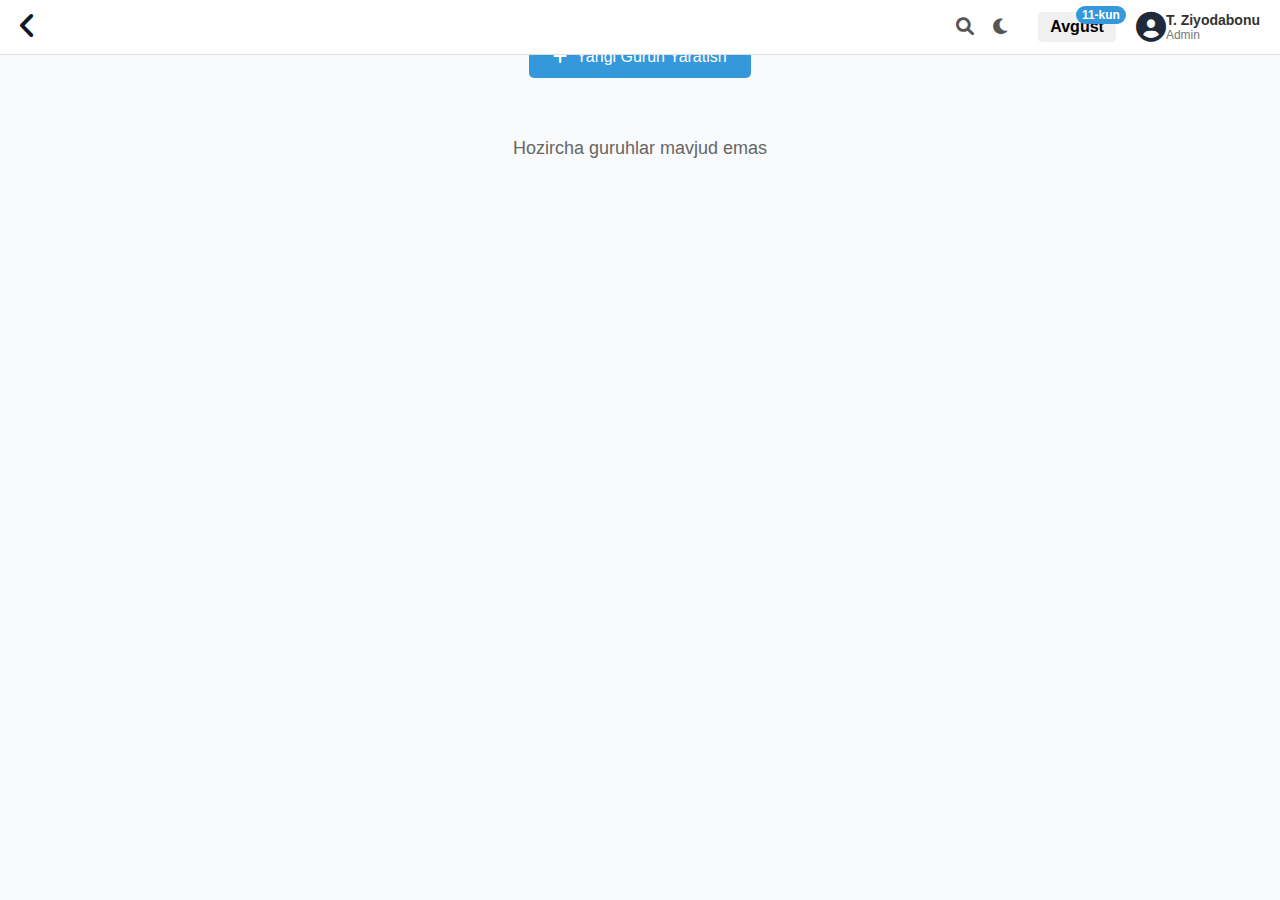
<file: guruhlar.html>
<!DOCTYPE html>
<html lang="uz">

<head>
    <meta charset="UTF-8">
    <meta name="viewport" content="width=device-width, initial-scale=1.0">
    <title>Guruhlar - Yagona IT CRM</title>
    <link rel="stylesheet" href="style.css">
    <link rel="stylesheet" href="./davomat.css">
    <link rel="stylesheet" href="./guruhlar.css">
    <link rel="stylesheet" href="https://cdnjs.cloudflare.com/ajax/libs/font-awesome/6.0.0/css/all.min.css">
</head>

<body>
    <nav class="navbar">
        <div class="home">
            <a href="index.html">
                <!-- <img src="./logo.png" alt="Yagona IT CRM Logo" class="logo"> -->
                <span class="logo-text"><i class="fa-solid fa-angle-left"></i></span>
            </a>
        </div>
        <!-- <div class="navbar-center">
            <div class="search-container">
                <button class="icon-btn" title="Search" id="searchBtn">
                    <i class="fas fa-search"></i>
                </button>
                <input type="text" id="searchInput" class="search-input" placeholder="Search..." />
            </div>
            <button class="icon-btn" title="YouTube">
                <i class="fab fa-youtube"></i>
            </button>
            <button class="icon-btn" title="Toggle Dark Mode" id="darkModeToggle">
                <i class="fas fa-moon"></i>
            </button>
        </div> -->
        <div class="navbar-right">
            <div class="search-container">
                <button class="icon-btn" title="Search" id="searchBtn">
                    <i class="fas fa-search"></i>
                </button>
                <input type="text" id="searchInput" class="search-input" placeholder="Search..." />
            </div>
            <button class="icon-btn" title="Toggle Dark Mode" id="darkModeToggle">
                <i class="fas fa-moon"></i>
            </button>
            <div class="navbar-left">
                <button class="btn-blaze">
                    Avgust <span class="badge">11-kun</span>
                </button>
            </div>
            <div class="user-profile" onclick="navigateToSettings()" style="cursor: pointer;">
                <i class="fa-solid fa-circle-user"></i>
                <div class="user-info">
                    <span class="user-name">T. Ziyodabonu</span>
                    <span class="user-role">Admin</span>
                </div>
            </div>
        </div>
    </nav>
    <div class="guruh-container">
        <div class="guruh-header">
            <button class="create-group-btn" onclick="openNewGroupModal()">
                <i class="fas fa-plus"></i> Yangi Guruh Yaratish
            </button>
        </div>

        <div id="groups-container">
            <!-- Groups will be dynamically loaded here -->
        </div>
    </div>

    <!-- New Group Modal -->
    <div id="newGroupModal" class="modal">
        <div class="modal-content">
            <span class="close" onclick="closeModal('newGroupModal')">&times;</span>
            <h3>Yangi Guruh Yaratish</h3>
            <form id="newGroupForm">
                <label>Guruh Nomi:</label>
                <input type="text" id="groupName" required>

                <label>Ustozni Tanlang:</label>
                <select id="groupTeacher" required>
                    <option value="">Ustoz tanlang...</option>
                </select>

                <button type="submit">Yaratish</button>
            </form>
        </div>
    </div>

    <!-- Add Student Modal -->
    <div id="addStudentModal" class="modal">
        <div class="modal-content">
            <span class="close" onclick="closeModal('addStudentModal')">&times;</span>
            <h3>O'quvchi Qo'shish</h3>
            <form id="addStudentForm">
                <input type="hidden" id="targetGroupId">

                <label>O'quvchini Tanlang:</label>
                <select id="studentSelect" required>
                    <option value="">O'quvchi tanlang...</option>
                </select>

                <button type="submit">Qo'shish</button>
            </form>
        </div>
    </div>

    <script src="guruhlar.js"></script>
</body>

</html>
</file>
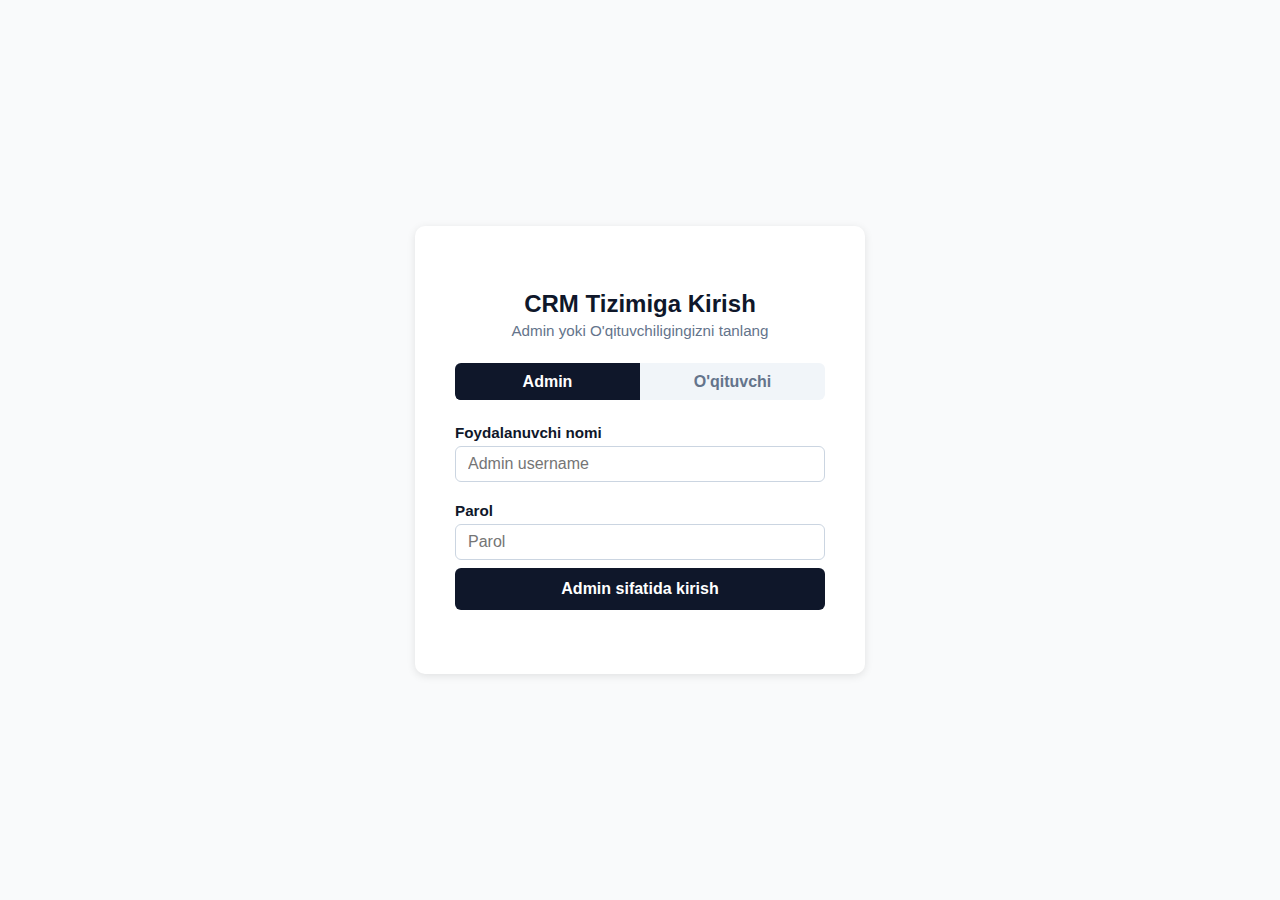
<file: login/login.html>
<!DOCTYPE html>
<html lang="en">
<head>
    <meta charset="UTF-8">
    <meta name="viewport" content="width=device-width, initial-scale=1.0">
    <title>Login</title>
    <link rel="stylesheet" href="/login/login.css">
</head>
<body>
    
    <div class="login-wrapper">
        <h2>CRM Tizimiga Kirish</h2>
        <p class="subtitle">Admin yoki O'qituvchiligingizni tanlang</p>
    
        <div class="role-toggle">
          <button class="role-btn active" id="adminBtn" type="button">Admin</button>
          <button class="role-btn" id="teacherBtn" type="button">O'qituvchi</button>
        </div>
    
        <form id="loginForm">
          <label for="username">Foydalanuvchi nomi</label>
          <input
            type="text"
            id="username"
            name="username"
            placeholder="Admin username"
            required
          />
    
          <label for="password">Parol</label>
          <input
            type="password"
            id="password"
            name="password"
            placeholder="Parol"
            required
          />
    
          <button type="submit" class="submit-btn" id="submitBtn">Admin sifatida kirish</button>
        </form>
      </div>
    

    <script src="/login/login.js"></script>
</body>
</html>
</file>
<file: style.css>
* {
    margin: 0;
    padding: 0;
    box-sizing: border-box;
}

:root {
    --primary-color: #0f172a;
    --secondary-color: #f1f5f9;
    --background-color: #f9fafb;
}

body {
    margin: 0;
    font-family: 'Inter', sans-serif;
    background-color: var(--background-color);
    height: 100vh;
    padding: 1rem;
}

.container {
    margin: 0 auto;
    max-width: 1600px;
}

.head-section {
    display: flex;
    justify-content: space-between;
    align-items: center;
    padding: 1rem;
}

.button-add-teacher {
    padding: 12px 30px;
    border-radius: 8px;
    background-color: var(--primary-color);
    color: var(--secondary-color);
    border: none;
    cursor: pointer;
    font-weight: 400;
    font-size: 16px;
}

.button-add-teacher:hover {
    background-color: #384c6c;
}

.admin-h1 {
    font-size: 30px;
    font-weight: 600;
    color: var(--primary-color);
}

.crm-card {
    display: flex;
    flex-wrap: wrap;
    justify-content: space-between;
    padding: 30px 20px;
}

.card {
    width: 350px;
    background-color: var(--secondary-color);
    padding: 30px;
    border-radius: 10px;
    border: 1px solid #384c6c10;
}

.card-header {
    display: flex;
    justify-content: space-between;
    align-items: center;
}

.card h6 {
    font-size: 24px;
    padding: 10px 0;
    font-weight: 600;
    color: #384c6c;
}

.card-body span {
    font-size: 40px;
    color: var(--primary-color);
    padding: 10px 0;
    font-weight: 700;
}

.card-footer {
    display: flex;
    justify-content: space-between;
    align-items: center;
    padding-top: 20px;
}

.card-footer p {
    font-size: 15px;
    color: #6b7280;
    font-weight: 300;
}

.tabs {
    display: flex;
    justify-content: space-around;
    background-color: var(--background-color);
    max-width: 1600px;
    margin-bottom: 15px;
}
#tolovlar{
    display: none;
    gap: 20px;
    padding: 30px 0;
}
.tab-btn {
    flex: 1;
    padding: 0.6rem 1rem;
    font-weight: 600;
    font-size: 1rem;
    border: none;
    background-color: var(--secondary-color);
    color: #64748b;
    cursor: pointer;
    transition: background-color 0.3s, color 0.3s;
    border-radius: 5px;
}

.tab-btn.active {
    background-color: var(--primary-color);
    color: white;
    font-weight: 700;
    box-shadow: inset 0 -3px 0 var(--primary-color);
}

table {
    width: 100%;
    border-collapse: collapse;
    background: white;
    overflow-x: auto;      /* Gorizontal scroll */
    overflow-y: auto; 
}

th,
td {
    padding: 10px;
}
tr{
    border: 1px solid #ddd;
}
th {
    background: #f0f0f0;
}
thead{
    border-radius: 10px 10px 0 0;
}
.table-title{
    font-size: 24px;
    font-weight: 600;
    color: var(--primary-color);
    margin-bottom: 20px;
    margin-top: 50px;
}
.actions button {
    margin-right: 5px;
    padding: 5px 10px;
    cursor: pointer;
}

.edit-btn {
    background: #007bff;
    color: white;
    border: none;
}

.delete-btn {
    background: #dc3545;
    color: white;
    border: none;
}
/* Modal styles */
#modal {
    display: none;
    position: fixed;
    top: 0;
    left: 0;
    right: 0;
    bottom: 0;
    background: rgba(0, 0, 0, 0.4);
    justify-content: center;
    align-items: center;
}

#modal .modal-content {
    background: white;
    padding: 30px;
    width: 450px;
    border-radius: 5px;
}

#modal label {
    display: block;
    margin-top: 1.25rem;
    font-weight: 600;
    color: var(--primary-color);
    font-size: 0.95rem;
    text-align: start;
}

#modal input[type="text"],
#modal input[type="date"] {
    width: 100%;
    padding: 0.5rem 0.75rem;
    margin-top: 0.3rem;
    border: 1px solid #cbd5e1;
    border-radius: 6px;
    font-size: 1rem;
    font-family: inherit;
    transition: border-color 0.3s;
}

#modal .modal-actions {
    display: flex;
    justify-content: space-between;
    margin-top: 15px;
    text-align: right;
}
#modal .modal-actions h3{
    margin-bottom: 0.25rem;
    font-weight: 700;
    font-size: 1.5rem;
    color: var(--primary-color);
    text-align: center;
}

#modal .modal-actions .cancel-btn {
    padding: 10px 30px;
    cursor: pointer;
    background-color: var(--secondary-color);
    color: var(--primary-color);
}

#modal .cancel-btn {
    background: #6c757d;
    color: white;
    border: none;
}
#modal .cancel-button{
    cursor: pointer;
}
#modal .save-btn {
    padding: 10px 50px;
    margin-left: 5px;
    cursor: pointer;
    background: var(--primary-color);
    color: white;
    border: none;
    border-radius: 5px;
}
.badge {
    padding: 6px 12px;
    border-radius: 20px;
    font-size: 13px;
    font-weight: bold;
  }
  
  .badge.success {
    background-color: #d1fae5;
    color: #065f46;
  }
  
  .badge.danger {
    background-color: #fee2e2;
    color: #991b1b;
  }
  
  .table-box.green h3,
  .table-box.green .desc {
    color: #065f46;
  }
  .green{
    max-width: 50%;
  }
  .red{
    max-width: 50%;
  }
  
  .table-box.red h3,
  .table-box.red .desc {
    color: #991b1b;
  }
  
  .action-btn {
    background: none;
    border: none;
    font-size: 18px;
    cursor: pointer;
    margin: 0 4px;
  }
  
  .hidden {
    display: none;
  }
</file>
<file: davomat.css>
/* Davomat tizimi uchun maxsus stillar */

:root {
  --primary-color: #0f172a;
  --secondary-color: #64748b;
  --success-color: #10b981;
  --danger-color: #ef4444;
  --background-color: #f8fafc;
  --text-color: #1e293b;
  --border-color: #e2e8f0;
  --card-background: #ffffff;
  --card-shadow: 0 4px 6px -1px rgba(0, 0, 0, 0.1);
}

.navbar {
  display: flex;
  justify-content: space-between;
  align-items: center;
  padding: 10px 20px;
  background-color: #fff;
  border-bottom: 1px solid #ddd;
  font-family: Arial, sans-serif;
  gap: 50px;
  position: fixed;
  top: 0;
  left: 0;
  right: 0;
  z-index: 1000;
}

.navbar-left,
.navbar-center,
.navbar-right {
  display: flex;
  align-items: center;
}

.btn-blaze {
  background-color: #f0f0f0;
  border: none;
  padding: 6px 12px;
  font-weight: bold;
  font-size: 16px;
  border-radius: 4px;
  cursor: pointer;
  position: relative;
  margin: 0 20px ;
}

.btn-blaze .badge {
  background-color: #3498db;
  color: white;
  font-size: 12px;
  padding: 2px 6px;
  border-radius: 12px;
  margin-left: 8px;
  position: absolute;
  top: -6px;
  right: -10px;
}

.icon-btn {
  background: none;
  border: none;
  font-size: 18px;
  margin: 0 8px;
  cursor: pointer;
  color: #555;
  position: relative;
}

.search-container {
  position: relative;
  display: flex;
  align-items: center;
}

.search-input {
  /* position: absolute; */
  left: 40px;
  width: 0;
  opacity: 0;
  font-size: 14px;
  border: 1px solid #ccc;
  border-radius: 4px;
  transition: width 0.3s ease, opacity 0.3s ease;
  pointer-events: none;
  z-index: 10;
}

.search-container:hover .search-input,
.search-input:focus {
  width: 150px;
  opacity: 1;
  pointer-events: auto;
  padding: 6px 30px 6px 10px;
}

.user-profile {
  display: flex;
  align-items: center;
  cursor: pointer;
  position: relative;
}

.user-avatar {
  width: 32px;
  height: 32px;
  border-radius: 50%;
  margin-right: 8px;
}

.fa-circle-user {
  font-size: 30px;
}

.user-info {
  display: flex;
  flex-direction: column;
  font-size: 14px;
  color: #333;
}

.user-name {
  font-weight: bold;
}

.user-role {
  font-size: 12px;
  color: #777;
}

/* Profile dropdown styles */
.profile-dropdown {
  position: absolute;
  top: 100%;
  right: 0;
  background: white;
  border: 1px solid #ddd;
  border-radius: 8px;
  box-shadow: 0 4px 12px rgba(0, 0, 0, 0.15);
  z-index: 1000;
  min-width: 180px;
  opacity: 0;
  visibility: hidden;
  transform: translateY(-10px);
  transition: all 0.3s ease;
  margin-top: 8px;
}

.user-profile:hover .profile-dropdown {
  opacity: 1;
  visibility: visible;
  transform: translateY(0);
}

.logo-text {
  color: var(--primary-color);
  font-size: 30px;
  /* font-weight: bold; */
}

.home a {
  text-decoration: none;
}

body {
  font-family: -apple-system, BlinkMacSystemFont, 'Segoe UI', Roboto, sans-serif;
  background-color: var(--background-color);
  color: var(--text-color);
}

.page-title {
  text-align: center;
  margin: 5rem 0 0 0;
  font-size: 2.5rem;
  color: var(--primary-color);
  font-weight: 700;
}

.groups-container {
  display: grid;
  grid-template-columns: repeat(auto-fit, minmax(300px, 1fr));
  gap: 2rem;
  padding: 2rem;
  max-width: 1200px;
  margin: 0 auto;
}

.group-card {
  background: var(--card-background);
  border-radius: 12px;
  padding: 2rem;
  box-shadow: var(--card-shadow);
  border: 1px solid var(--border-color);
  transition: transform 0.3s ease;
}

.group-card:hover {
  transform: translateY(-4px);
}

.group-header {
  display: flex;
  justify-content: space-between;
  align-items: center;
  margin-bottom: 1.5rem;
}

.group-header h3 {
  font-size: 1.5rem;
  color: var(--primary-color);
  font-weight: 600;
}

.student-count {
  background: var(--primary-color);
  color: white;
  padding: 0.5rem 1rem;
  border-radius: 20px;
  font-size: 0.875rem;
  font-weight: 500;
}

.group-info p {
  margin-bottom: 0.5rem;
  color: var(--secondary-color);
  display: flex;
  align-items: center;
  gap: 0.5rem;
}

.group-info i {
  color: #2a9cdb;
}

.btn-attendance {
  background: var(--primary-color);
  color: white;
  border: none;
  padding: 0.75rem 1.5rem;
  border-radius: 8px;
  cursor: pointer;
  transition: background-color 0.3s ease;
  margin-top: 20px;
}

.attendance-controls {
  display: flex;
  justify-content: space-between;
  margin: 20px 0;
}

.attendance-controls input {
  padding: 5px 20px;
  border-radius: 5px;
  border: 1px solid var(--border-color);
}

.attendance-section {
  padding: 2rem;
  max-width: 1200px;
  margin: 0 auto;
}

.attendance-table-container {
  background: var(--card-background);
  border-radius: 12px;
  overflow: hidden;
  box-shadow: var(--card-shadow);
  margin-bottom: 2rem;
}

.attendance-table {
  width: 100%;
  border-collapse: collapse;
}

.attendance-table th,
.attendance-table td {
  padding: 1rem;
  text-align: left;
  border-bottom: 1px solid var(--border-color);
}

.attendance-table th {
  background: var(--primary-color);
  color: white;
  font-weight: 600;
}

.attendance-table tr:hover {
  background: #f1f5f9;
}

.status-btn {
  padding: 0.5rem 1rem;
  border: 1px solid var(--border-color);
  border-radius: 20px;
  background: white;
  cursor: pointer;
  transition: all 0.3s ease;
}

.status-btn.selected {
  background: var(--primary-color);
  color: white;
}

.attendance-note {
  padding: 0.5rem;
  border: 1px solid var(--border-color);
  border-radius: 4px;
  font-size: 0.875rem;
}

.attendance-summary {
  display: flex;
  gap: 1rem;
  align-items: center;
}

.summary-card {
  background: var(--card-background);
  border-radius: 12px;
  padding: 1.5rem;
  display: flex;
  align-items: center;
  gap: 1rem;
  box-shadow: var(--card-shadow);
}

.summary-card .count {
  font-size: 2rem;
  font-weight: 700;
}

.summary-card .label {
  color: var(--secondary-color);
  font-size: 0.875rem;
}

.btn-save {
  font-weight: 700;
  background: #3498db;
  color: white;
  border: none;
  padding: 0.75rem 1.5rem;
  border-radius: 8px;
  cursor: pointer;
  transition: background-color 0.3s ease;
}

/* Dark mode styles for dropdown */
body.dark-mode .profile-dropdown {
  background-color: #2c2c2c;
  border-color: #444;
}

body.dark-mode .dropdown-item {
  color: #e0e0e0;
  border-bottom-color: #444;
}

body.dark-mode .dropdown-item:hover {
  background-color: #3a3a3a;
  color: #3498db;
}

/* Dark mode styles */
body.dark-mode {
  background-color: #121212;
  color: #e0e0e0;
}

body.dark-mode .navbar {
  background-color: #1e1e1e;
  border-bottom-color: #333;
}

body.dark-mode .btn-blaze {
  background-color: #333;
  color: #e0e0e0;
}

body.dark-mode .btn-blaze .badge {
  background-color: #2980b9;
}

body.dark-mode .icon-btn {
  color: #bbb;
}

body.dark-mode .icon-btn:hover {
  color: #2980b9;
}

body.dark-mode .user-info {
  color: #ccc;
}

body.dark-mode h1,
body.dark-mode h2,
body.dark-mode h3,
body.dark-mode h4,
body.dark p {
  color: white;
}

body.dark-mode .tabs {
  background-color: #1e1e1e;
}

body.dark-mode .tab-btn {
  background-color: #1e1e1e;
  color: white;
}

body.dark-mode .tab-btn:active {
  background-color: #b4adad;
  color: white;
}

body.dark-mode .search-input {
  background-color: #333;
  color: white;
}

body.dark-mode tr {
  background-color: #1e1e1e;
  border-color: #484848;
}

body.dark-mode th {
  background-color: #484848;
}

body.dark-mode .card {
  background-color: #484848;
}

body.dark-mode .card h6 {
  color: white;
}

body.dark-mode .card span {
  color: white;
}

body.dark-mode .head-section button {
  background-color: #2980b9;
}

body.dark-mode .student {
  background-color: #484848;
}

body.dark-mode .group-card {
  background: #2c2c2c;
  color: #e0e0e0;
  border: 1px solid #444;
}

body.dark-mode .logo-text {
  color: #e0e0e0;
}

body.dark-mode .btn-attendance {
  background-color: #1e1e1e;
}

body.dark-mode .group-info i {
  color: #bbbbbb;
}

body.dark-mode tr:hover {
  background: #333;
}
body.dark-mode .guruh-header {
  background: #121212;
  color: #e0e0e0;
}
body.dark-mode .add-student-btn {
  background-color: #484c56;
}
body.dark-mode .modal-content{
  background-color: #121212;
  color: white;
}
</file>
<file: guruhlar.css>
.guruh-container {
    padding:  0 20px;
}

.guruh-header {
    display: flex;
    justify-content: center;
    align-items: center;
    margin-bottom: 30px;
    padding: 20px;
    background: #f8f9fa;
    border-radius: 10px;
    /* box-shadow: 0 2px 10px rgba(0, 0, 0, 0.1); */
}
.create-group-btn {
    background: #3498db;
    color: white;
    border: none;
    padding: 12px 24px;
    border-radius: 5px;
    cursor: pointer;
    font-size: 16px;
    display: flex;
    align-items: center;
    gap: 8px;
    transition: background 0.3s;
}

.group-table {
    width: 100%;
    border-collapse: collapse;
    margin-bottom: 20px;
}

.group-table th,
.group-table td {
    padding: 12px;
    text-align: left;
    border-bottom: 1px solid #dee2e6;
}

.group-table th {
    background: #f8f9fa;
    font-weight: 600;
}

.group-students-table {
    width: 100%;
    border-collapse: collapse;
}

.group-students-table th,
.group-students-table td {
    padding: 12px;
    text-align: left;
    border-bottom: 1px solid #dee2e6;
}

.group-students-table th {
    background: #f8f9fa;
    font-weight: 600;
}

.no-students {
    text-align: center;
    color: #666;
    font-style: italic;
    padding: 40px;
}

.no-groups {
    text-align: center;
    color: #666;
    font-size: 18px;
    margin: 40px 0;
}
.add-student-btn{
    padding: 12px 30px;
    border-radius: 8px;
    background-color: var(--primary-color);
    color: white;
    border: none;
    cursor: pointer;
    font-weight: 400;
    font-size: 16px;
}

/* Modal Styles */
.modal {
    display: none;
    position: fixed;
    z-index: 1000;
    left: 0;
    top: 0;
    width: 100%;
    height: 100%;
    background-color: rgba(0, 0, 0, 0.4);
}

.modal-content {
    background-color: #fefefe;
    margin: 5% auto;
    padding: 20px;
    border: 1px solid #888;
    width: 80%;
    max-width: 500px;
    border-radius: 10px;
}

.close {
    color: #aaa;
    float: right;
    font-size: 28px;
    font-weight: bold;
    cursor: pointer;
}

.close:hover {
    color: #000;
}

.modal-content h3 {
    margin-top: 0;
    color: #333;
}

.modal-content label {
    display: block;
    margin: 10px 0 5px;
    color: #555;
}

.modal-content input,
.modal-content select {
    width: 100%;
    padding: 8px;
    margin-bottom: 15px;
    border: 1px solid #ddd;
    border-radius: 4px;
    box-sizing: border-box;
}

.modal-content button {
    background: #4CAF50;
    color: white;
    padding: 10px 20px;
    border: none;
    border-radius: 4px;
    cursor: pointer;
    font-size: 16px;
}

.modal-content button:hover {
    background: #45a049;
}

.remove-btn {
    background: #dc3545;
    color: white;
    border: none;
    padding: 5px 10px;
    border-radius: 3px;
    cursor: pointer;
}

.remove-btn:hover {
    background: #c82333;
}
#addStudentForm{
    text-align: center;
}
#addStudentForm button{
   background-color: #dff0fa;
   color: black;
}
.group-header {
    display: flex;
    justify-content: space-between;
    align-items: flex-start;
    margin-bottom: 15px;
    padding: 15px;
    background: #f8f9fa;
    border-radius: 8px;
    border-left: 4px solid #3498db;
}

.group-info {
    flex: 1;
}

.group-info h3 {
    margin: 0 0 10px 0;
    color: #2c3e50;
    font-size: 20px;
}

.group-details {
    display: flex;
    flex-wrap: wrap;
    gap: 15px;
}

.detail-item {
    display: flex;
    align-items: center;
    gap: 5px;
    font-size: 14px;
    color: #555;
    background: white;
    padding: 5px 10px;
    border-radius: 15px;
    box-shadow: 0 1px 3px rgba(0,0,0,0.1);
}

.detail-item i {
    color: #3498db;
}

.group-actions {
    display: flex;
    align-items: center;
}

@media (max-width: 768px) {
    .group-header {
        flex-direction: column;
        align-items: stretch;
    }
    
    .group-actions {
        margin-top: 10px;
        justify-content: flex-end;
    }
    
    .group-details {
        flex-direction: column;
        gap: 8px;
    }
}
</file>
<file: login/login.css>
* {
    margin: 0;
    padding: 0;
    box-sizing: border-box;
}

:root {
    --primary-color: #0f172a;
    --secondary-color: #f1f5f9;
    --background-color: #f9fafb;
}

body {
    margin: 0;
    font-family: 'Inter', sans-serif;
    background-color: var(--background-color);
    display: flex;
    justify-content: center;
    align-items: center;
    height: 100vh;
    padding: 1rem;
}

.login-wrapper {
    text-align: center;
    background-color: white;
    padding: 4rem 2.5rem;
    border-radius: 10px;
    box-shadow: 0 2px 8px rgb(0 0 0 / 0.1);
    width: 450px;
    max-width: 100%;
}

.login-wrapper h2 {
    margin-bottom: 0.25rem;
    font-weight: 700;
    font-size: 1.5rem;
    color: var(--primary-color);
}

.subtitle {
    color: #64748b;
    margin-bottom: 1.5rem;
    font-weight: 500;
    font-size: 0.95rem;
}

.role-toggle {
    display: flex;
    background-color: var(--secondary-color);
    border-radius: 6px;
    overflow: hidden;
    margin-bottom: 1.5rem;
    user-select: none;
}

.role-btn {
    flex: 1;
    padding: 0.6rem 1rem;
    font-weight: 600;
    font-size: 1rem;
    border: none;
    background-color: transparent;
    color: #64748b;
    cursor: pointer;
    transition: background-color 0.3s, color 0.3s;
}

.role-btn.active {
    background-color: var(--primary-color);
    color: white;
    font-weight: 700;
    box-shadow: inset 0 -3px 0 var(--primary-color);
}

label {
    display: block;
    margin-top: 1.25rem;
    font-weight: 600;
    color: var(--primary-color);
    font-size: 0.95rem;
    text-align: start;
}

input[type="text"],
input[type="password"] {
    width: 100%;
    padding: 0.5rem 0.75rem;
    margin-top: 0.3rem;
    border: 1px solid #cbd5e1;
    border-radius: 6px;
    font-size: 1rem;
    font-family: inherit;
    transition: border-color 0.3s;
}

input[type="text"]:focus,
input[type="password"]:focus {
    outline: none;
    border-color: #2563eb;
    box-shadow: 0 0 0 2px rgb(37 99 235 / 0.3);
}

.submit-btn {
    width: 100%;
    background-color: var(--primary-color);
    color: white;
    font-weight: 700;
    font-size: 1rem;
    padding: 0.75rem 0;
    border: none;
    border-radius: 6px;
    cursor: pointer;
    margin-top: 0.5rem;
    transition: background-color 0.3s;
}

.submit-btn:hover {
    background-color: #1e293b;
}

@media (max-width: 400px) {
    .login-wrapper {
        width: 100%;
        padding: 1.5rem 1.5rem;
    }

    .login-wrapper h2 {
        font-size: 1.3rem;
    }
}
</file>
